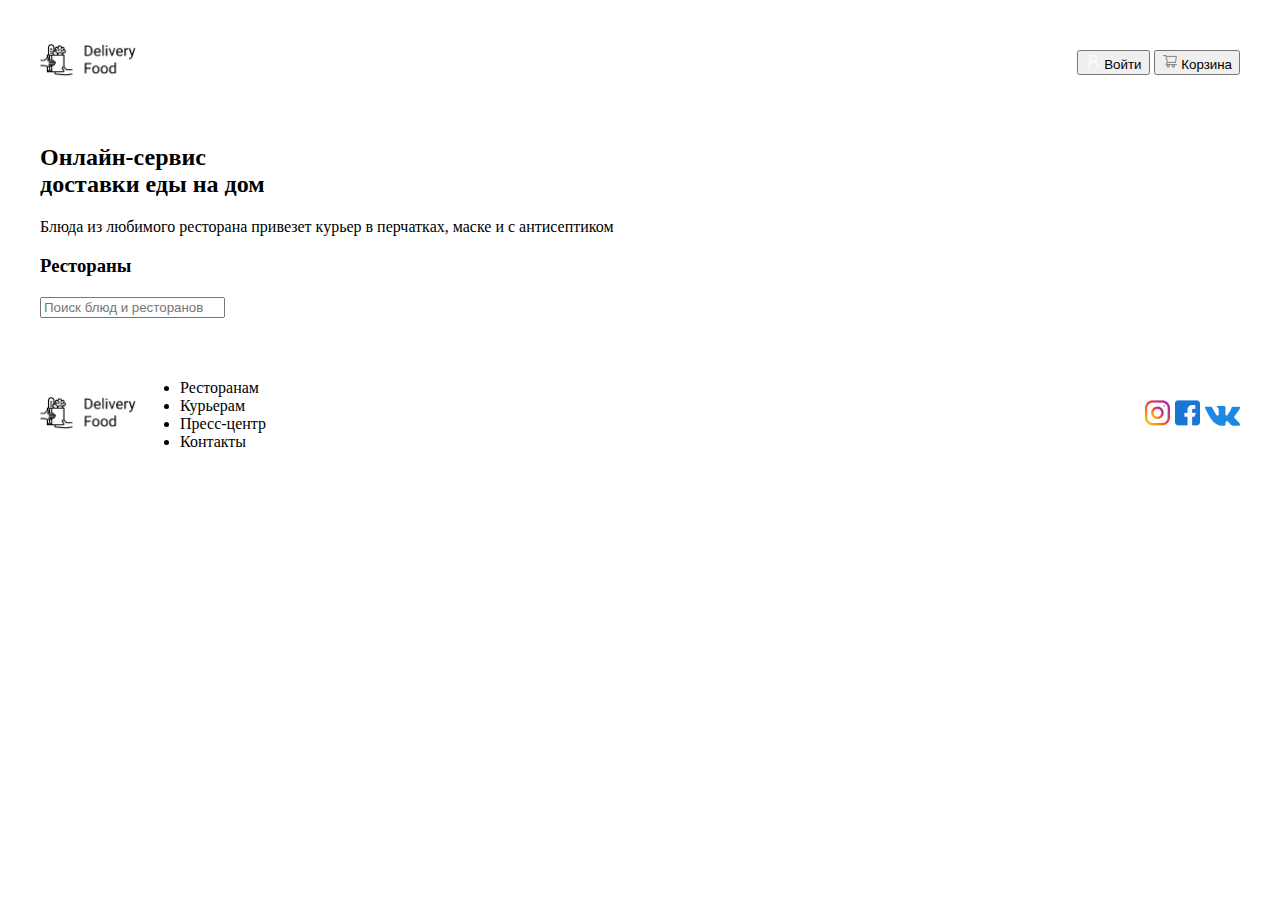
<file: index.html>
<!DOCTYPE html>
<html lang="ru">
  <head>
    <meta charset="UTF-8" />
    <meta name="viewport" content="width=h1, initial-scale=1.0" />
		<link rel="preconnect" href="https://fonts.googleapis.com">
		<link rel="preconnect" href="https://fonts.gstatic.com" crossorigin>
		<link href="https://fonts.googleapis.com/css2?family=Roboto:ital,wght@0,100..900;1,100..900&display=swap" rel="stylesheet">
    <link rel="stylesheet" href="style.css" />
    <title>Delivery Food</title>
  </head>
  <body>
    <div class="page-wrapper">
      <header class="header">
        <div class="container">
          <div class="header-box">
            <div class="header-logo logo">
              <img src="./images/logo.png" alt="logo" />
            </div>
            <div class="header-controls">
              <button class="btn btn-primary">
                <img src="./images/icons/user.png" alt="user" />
                Войти
              </button>
              <button class="btn btn-outline">
                <img
                  src="./images/icons/shopping-cart.png"
                  alt="shopping-cart"
                />
                Корзина
              </button>
            </div>
          </div>
        </div>
      </header>
      <main class="main">
        <div class="container">
					<section class="banner">
						<div class="banner-item">
							<h2 class="banner-item--title">
								Онлайн-сервис <br> доставки еды на дом
							</h2>
							<p class="banner-item--subtitle">
								Блюда из любимого ресторана привезет курьер в перчатках, маске и с антисептиком
							</p>
						</div>
					</section>
					<section class="products">
						<div class="products-header">
							<h3 class="products-header--title">
								Рестораны
							<h3/>
							<input 
								type="text" 
								class="products-header--search"
								placeholder="Поиск блюд и ресторанов"
							>
						</div>
					</section>
				</div>
      </main>
      <footer class="footer">
        <div class="container">
          <div class="footer-box">
            <div class="footer-logo logo">
              <img src="./images/logo.png" alt="logo" />
            </div>
            <div class="footer-nav">
							<ul>
								<li>Ресторанам </li>
								<li>Курьерам</li>
								<li>Пресс-центр</li>
								<li>Контакты</li>
							</ul>
						</div>
            <div class="footer-social">
							<img src="./images/social/INST.png" alt="INST">
							<img src="./images/social/FB.png" alt="FB">
							<img src="./images/social/VK.png" alt="VK">
						</div>
          </div>
        </div>
      </footer>
    </div>
  </body>
</html>
</file>
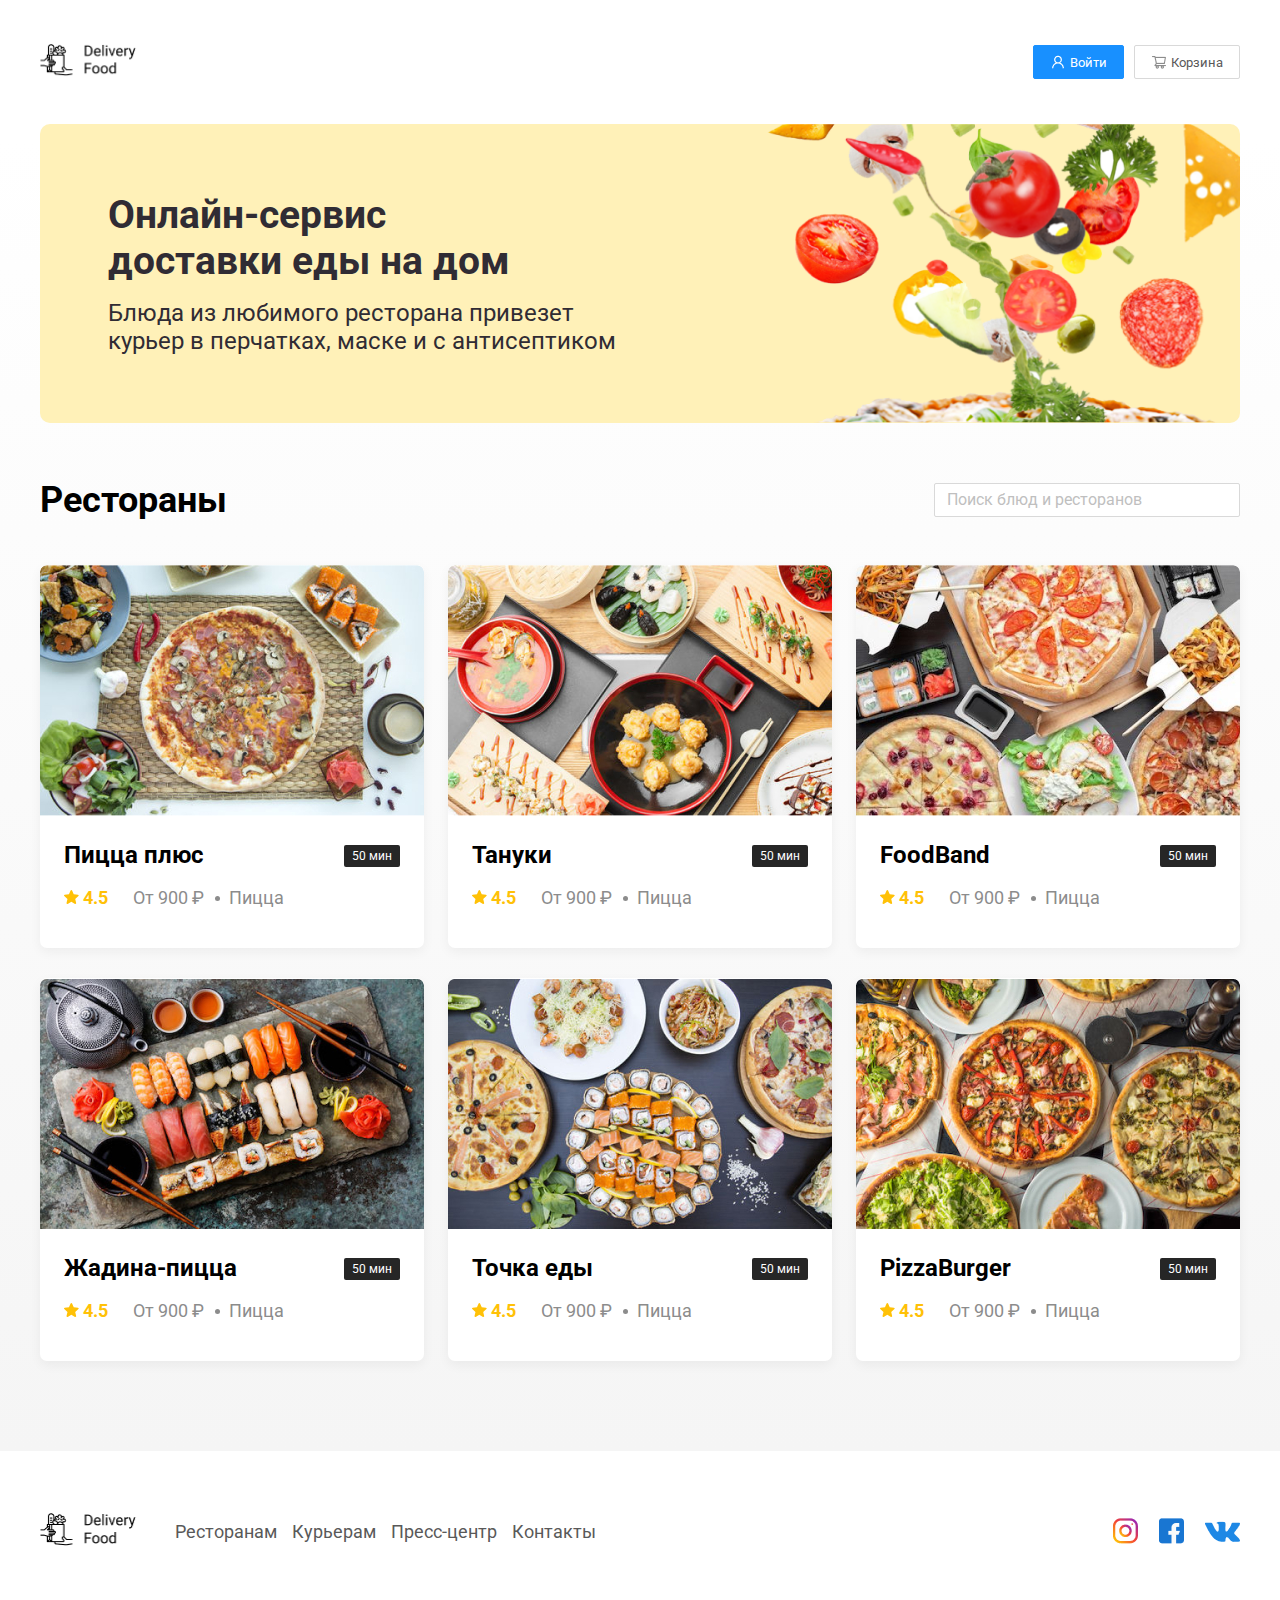
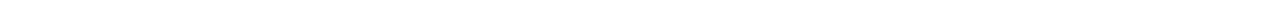
<file: images/icons/index.html>
<!DOCTYPE html>
<html lang="ru">
  <head>
    <meta charset="UTF-8" />
    <meta name="viewport" content="width=h1, initial-scale=1.0" />
		<link rel="preconnect" href="https://fonts.googleapis.com">
		<link rel="preconnect" href="https://fonts.gstatic.com" crossorigin>
		<link href="https://fonts.googleapis.com/css2?family=Roboto:ital,wght@0,100..900;1,100..900&display=swap" rel="stylesheet">
    <link rel="stylesheet" href="style.css" />
    <title>Delivery Food</title>
  </head>
  <body>
    <div class="page-wrapper">
      <header class="header">
        <div class="container">
          <div class="header-box">
            <a class="header-logo logo" href="./index.html">
              <img src="./images/logo.png" alt="logo" />
						</a>
            <div class="header-controls">
              <button class="btn btn-primary">
                <img src="./images/icons/user.png" alt="user" />
                Войти
              </button>
              <button class="btn btn-outline">
                <img
                  src="./images/icons/shopping-cart.png"
                  alt="shopping-cart"
                />
                Корзина
              </button>
            </div>
          </div>
        </div>
      </header>
      <main class="main">
        <div class="container">
					<section class="banner">
						<div class="banner-item">
							<h2 class="banner-item--title">
								Онлайн-сервис <br> доставки еды на дом
							</h2>
							<p class="banner-item--subtitle">
								Блюда из любимого ресторана привезет курьер в перчатках, маске и с антисептиком
							</p>
						</div>
					</section>
					<section class="products">
						<div class="products-header">
							<h3 class="products-header--title">
								Рестораны
							</h3>
							<input 
								type="text" 
								class="products-header--search"
								placeholder="Поиск блюд и ресторанов"
							>
						</div>
						<div class="products-wrapper">
							<a class="products-card" href="./goods.html">
								<div class="products-card__image">
									<img src="./images/rests/rest-1.jpg" alt="rest-1">
								</div>
								<div class="products-card__description">
									<div class="products-card__description-row">
										<h4 class="products-card__description--title">Пицца плюс</h4>
										<div class="products-card__description--badge">50 мин</div>
									</div>

									<div class="products-card__description-row">
										<div class="products-card__description-info">
											<div class="products-card__description-info--raiting">
												<img src="./images/icons/star.svg" alt="star">
												4.5
											</div>
											<div class="products-card__description-info--price">От 900 ₽</div>
											<div class="products-card__description-info--group">Пицца</div>
										</div>
									</div>
								</div>
							</a>

							<a class="products-card" href="./goods.html">
								<div class="products-card__image">
									<img src="./images/rests/rest-2.jpg" alt="rest-2">
								</div>
								<div class="products-card__description">
									<div class="products-card__description-row">
										<h4 class="products-card__description--title">Тануки</h4>
										<div class="products-card__description--badge">50 мин</div>
									</div>

									<div class="products-card__description-row">
										<div class="products-card__description-info">
											<div class="products-card__description-info--raiting">
												<img src="./images/icons/star.svg" alt="star">
												4.5
											</div>
											<div class="products-card__description-info--price">От 900 ₽</div>
											<div class="products-card__description-info--group">Пицца</div>
										</div>
									</div>
								</div>
							</a>

							<a class="products-card" href="./goods.html">
								<div class="products-card__image">
									<img src="./images/rests/rest-3.jpg" alt="rest-3">
								</div>
								<div class="products-card__description">
									<div class="products-card__description-row">
										<h4 class="products-card__description--title">FoodBand</h4>
										<div class="products-card__description--badge">50 мин</div>
									</div>

									<div class="products-card__description-row">
										<div class="products-card__description-info">
											<div class="products-card__description-info--raiting">
												<img src="./images/icons/star.svg" alt="star">
												4.5
											</div>
											<div class="products-card__description-info--price">От 900 ₽</div>
											<div class="products-card__description-info--group">Пицца</div>
										</div>
									</div>
								</div>
							</a>

							<a class="products-card" href="./goods.html">
								<div class="products-card__image">
									<img src="./images/rests/rest-4.jpg" alt="rest-4">
								</div>
								<div class="products-card__description">
									<div class="products-card__description-row">
										<h4 class="products-card__description--title">Жадина-пицца</h4>
										<div class="products-card__description--badge">50 мин</div>
									</div>

									<div class="products-card__description-row">
										<div class="products-card__description-info">
											<div class="products-card__description-info--raiting">
												<img src="./images/icons/star.svg" alt="star">
												4.5
											</div>
											<div class="products-card__description-info--price">От 900 ₽</div>
											<div class="products-card__description-info--group">Пицца</div>
										</div>
									</div>
								</div>
							</a>

							<a class="products-card" href="./goods.html">
								<div class="products-card__image">
									<img src="./images/rests/rest-5.jpg" alt="rest-5">
								</div>
								<div class="products-card__description">
									<div class="products-card__description-row">
										<h4 class="products-card__description--title">Точка еды</h4>
										<div class="products-card__description--badge">50 мин</div>
									</div>

									<div class="products-card__description-row">
										<div class="products-card__description-info">
											<div class="products-card__description-info--raiting">
												<img src="./images/icons/star.svg" alt="star">
												4.5
											</div>
											<div class="products-card__description-info--price">От 900 ₽</div>
											<div class="products-card__description-info--group">Пицца</div>
										</div>
									</div>
								</div>
							</a>

							<a class="products-card" href="./goods.html">
								<div class="products-card__image">
									<img src="./images/rests/rest-6.jpg" alt="rest-6">
								</div>
								<div class="products-card__description">
									<div class="products-card__description-row">
										<h4 class="products-card__description--title">PizzaBurger</h4>
										<div class="products-card__description--badge">50 мин</div>
									</div>

									<div class="products-card__description-row">
										<div class="products-card__description-info">
											<div class="products-card__description-info--raiting">
												<img src="./images/icons/star.svg" alt="star">
												4.5
											</div>
											<div class="products-card__description-info--price">От 900 ₽</div>
											<div class="products-card__description-info--group">Пицца</div>
										</div>
									</div>
								</div>
							</a>

						</div>
					</section>
				</div>
      </main>

			<div class="cart-modal__overlay">
				<div class="cart-modal">
					<div class="cart-modal__header">
						<h2 class="cart-modal__header--title">Корзина</h2>
						<span class="cart-modal__header--close">
							<img src="./images/icons/close.svg" alt="close">
						</span>
					</div>
					<div class="cart-modal__body">
						<div class="cart-item">
							<p class="cart-item__title">Ролл угорь стандарт</p>
							<div class="cart-item__controls">
								<div class="cart-item__controls--price">250 ₽</div>
								<button class="btn btn-outline">-</button>
								<div class="cart-item__controls--count">1</div>
								<button class="btn btn-outline">+</button>
							</div>
						</div>

						<div class="cart-item">
							<p class="cart-item__title">Ролл угорь стандарт</p>
							<div class="cart-item__controls">
								<div class="cart-item__controls--price">250 ₽</div>
								<button class="btn btn-outline">-</button>
								<div class="cart-item__controls--count">1</div>
								<button class="btn btn-outline">+</button>
							</div>
						</div>

						<div class="cart-item">
							<p class="cart-item__title">Ролл угорь стандарт</p>
							<div class="cart-item__controls">
								<div class="cart-item__controls--price">250 ₽</div>
								<button class="btn btn-outline">-</button>
								<div class="cart-item__controls--count">1</div>
								<button class="btn btn-outline">+</button>
							</div>
						</div>

						<div class="cart-item">
							<p class="cart-item__title">Ролл угорь стандарт</p>
							<div class="cart-item__controls">
								<div class="cart-item__controls--price">250 ₽</div>
								<button class="btn btn-outline">-</button>
								<div class="cart-item__controls--count">1</div>
								<button class="btn btn-outline">+</button>
							</div>
						</div>

						<div class="cart-item">
							<p class="cart-item__title">Ролл угорь стандарт</p>
							<div class="cart-item__controls">
								<div class="cart-item__controls--price">250 ₽</div>
								<button class="btn btn-outline">-</button>
								<div class="cart-item__controls--count">1</div>
								<button class="btn btn-outline">+</button>
							</div>
						</div>
					</div>
					<div class="cart-modal__footer">
						<div class="cart-modal__footer--price">
							1250 ₽
						</div>
						<div class="cart-modal__footer--controls">
							<button class="btn btn-primary">
                Оформить заказ
              </button>
              <button class="btn btn-outline">
                Отмена
              </button>
						</div>
					</div>
				</div>
			</div>

      <footer class="footer">
        <div class="container">
          <div class="footer-box">
            <a class="footer-logo logo" href="./index.html">
              <img src="./images/logo.png" alt="logo" />
						</a>
            <div class="footer-nav">
							<ul>
								<li>Ресторанам </li>
								<li>Курьерам</li>
								<li>Пресс-центр</li>
								<li>Контакты</li>
							</ul>
						</div>
            <div class="footer-social">
							<img src="./images/social/INST.png" alt="INST">
							<img src="./images/social/FB.png" alt="FB">
							<img src="./images/social/VK.png" alt="VK">
						</div>
          </div>
        </div>
      </footer>
    </div>
  </body>
</html>
</file>
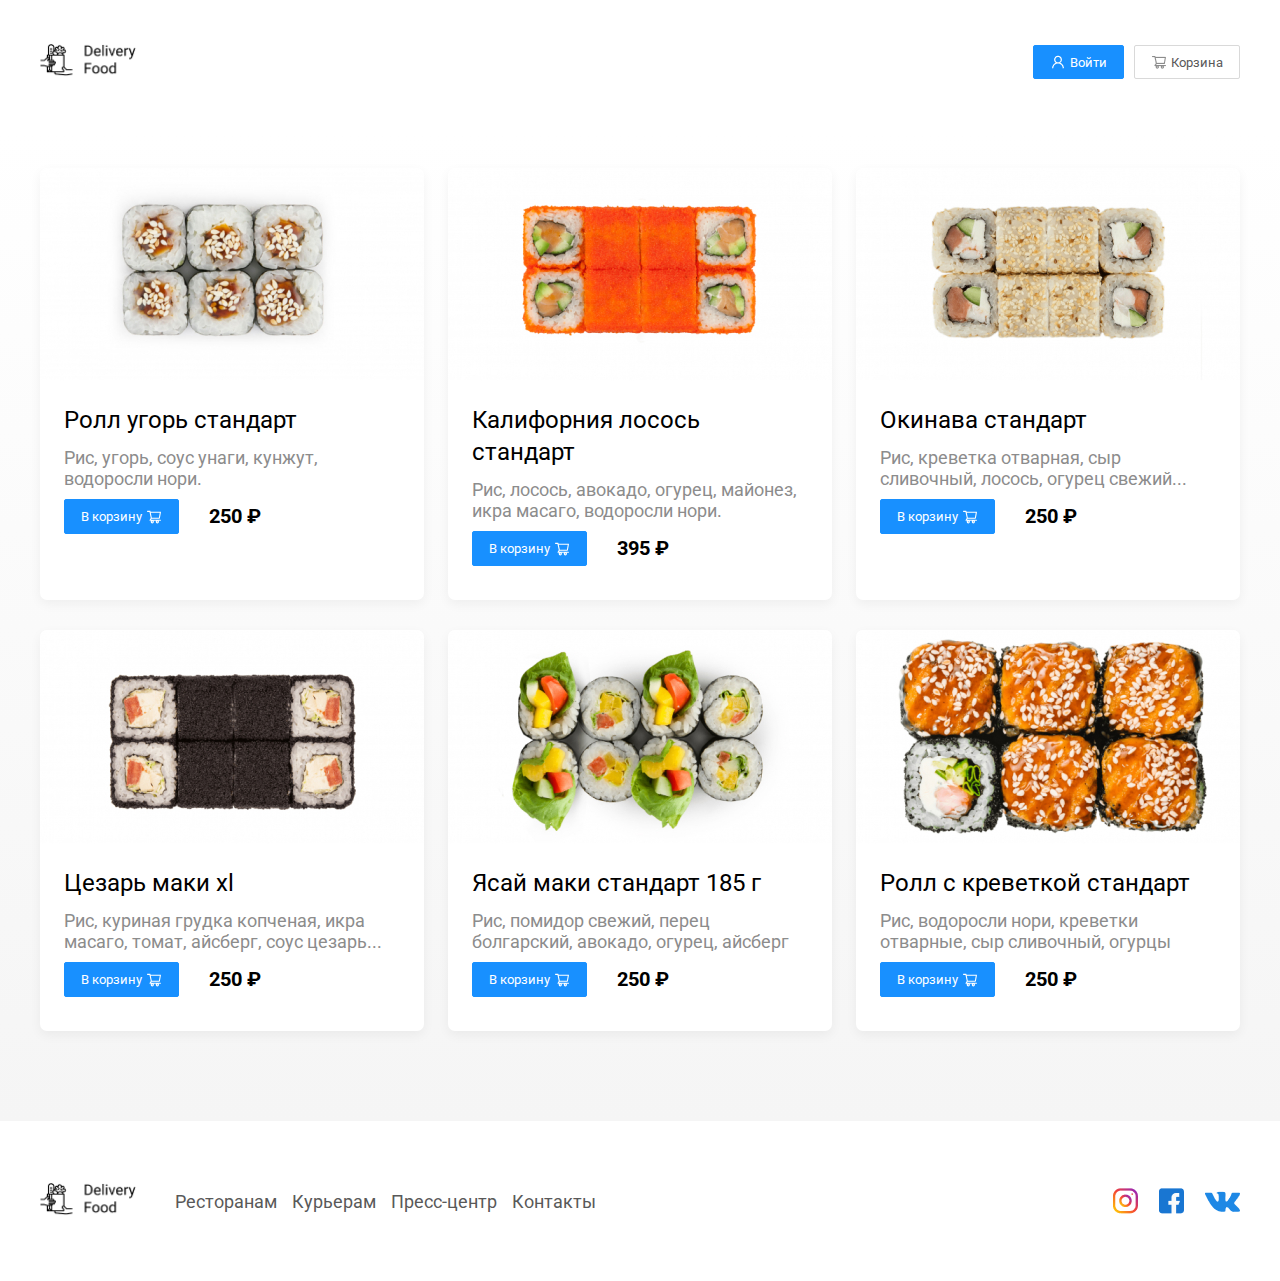
<file: images/icons/goods.html>
<!DOCTYPE html>
<html lang="ru">
  <head>
    <meta charset="UTF-8" />
    <meta name="viewport" content="width=h1, initial-scale=1.0" />
		<link rel="preconnect" href="https://fonts.googleapis.com">
		<link rel="preconnect" href="https://fonts.gstatic.com" crossorigin>
		<link href="https://fonts.googleapis.com/css2?family=Roboto:ital,wght@0,100..900;1,100..900&display=swap" rel="stylesheet">
    <link rel="stylesheet" href="style.css" />
    <title>Delivery Food</title>
  </head>
  <body>
    <div class="page-wrapper">
      <header class="header">
        <div class="container">
          <div class="header-box">
            <a class="header-logo logo" href="./index.html">
              <img src="./images/logo.png" alt="logo" />
						</a>
            <div class="header-controls">
              <button class="btn btn-primary">
                <img src="./images/icons/user.png" alt="user" />
                Войти
              </button>
              <button class="btn btn-outline">
                <img
                  src="./images/icons/shopping-cart.png"
                  alt="shopping-cart"
                />
                Корзина
              </button>
            </div>
          </div>
        </div>
      </header>
      <main class="main">
        <div class="container">
					
					<section class="products">
						<div class="products-wrapper">
							<div class="products-card">
								<div class="products-card__image">
									<img src="./images/goods/good-1.jpg" alt="good-1">
								</div>
								<div class="products-card__description">
									<div class="products-card__description-row">
										<h5 class="products-card__description--name">
											Ролл угорь стандарт
										</h5>
									</div>

									<div class="products-card__description-row">
										<p class="products-card__description--text">
											Рис, угорь, соус унаги, кунжут, водоросли нори.
										</p>
									</div>

									<div class="products-card__description-row">
										<div class="products-card__description-controls">
											<button class="btn btn-primary">
												В корзину
												<img src="./images/icons/shopping-cart-white.svg" alt="shopping-cart-white" />
											</button>
											<span class="products-card__description-controls--price">
												250 ₽
											</span>
										</div>
									</div>
								</div>
							</div>

							<div class="products-card">
								<div class="products-card__image">
									<img src="./images/goods/good-2.jpg" alt="good-2">
								</div>
								<div class="products-card__description">
									<div class="products-card__description-row">
										<h5 class="products-card__description--name">
											Калифорния лосось стандарт
										</h5>
									</div>

									<div class="products-card__description-row">
										<p class="products-card__description--text">
											Рис, лосось, авокадо, огурец, майонез, икра масаго, водоросли нори.
										</p>
									</div>

									<div class="products-card__description-row">
										<div class="products-card__description-controls">
											<button class="btn btn-primary">
												В корзину
												<img src="./images/icons/shopping-cart-white.svg" alt="shopping-cart-white" />
											</button>
											<span class="products-card__description-controls--price">
												395 ₽
											</span>
										</div>
									</div>
								</div>
							</div>

							<div class="products-card">
								<div class="products-card__image">
									<img src="./images/goods/good-3.jpg" alt="good-3">
								</div>
								<div class="products-card__description">
									<div class="products-card__description-row">
										<h5 class="products-card__description--name">
											Окинава стандарт
										</h5>
									</div>

									<div class="products-card__description-row">
										<p class="products-card__description--text">
											Рис, креветка отварная, сыр сливочный, лосось, огурец свежий...
										</p>
									</div>

									<div class="products-card__description-row">
										<div class="products-card__description-controls">
											<button class="btn btn-primary">
												В корзину
												<img src="./images/icons/shopping-cart-white.svg" alt="shopping-cart-white" />
											</button>
											<span class="products-card__description-controls--price">
												250 ₽
											</span>
										</div>
									</div>
								</div>
							</div>

							<div class="products-card">
								<div class="products-card__image">
									<img src="./images/goods/good-4.jpg" alt="good-4">
								</div>
								<div class="products-card__description">
									<div class="products-card__description-row">
										<h5 class="products-card__description--name">
											Цезарь маки хl
										</h5>
									</div>

									<div class="products-card__description-row">
										<p class="products-card__description--text">
											Рис, куриная грудка копченая, икра масаго, томат, айсберг, соус цезарь...
										</p>
									</div>

									<div class="products-card__description-row">
										<div class="products-card__description-controls">
											<button class="btn btn-primary">
												В корзину
												<img src="./images/icons/shopping-cart-white.svg" alt="shopping-cart-white" />
											</button>
											<span class="products-card__description-controls--price">
												250 ₽
											</span>
										</div>
									</div>
								</div>
							</div>

							<div class="products-card">
								<div class="products-card__image">
									<img src="./images/goods/good-5.jpg" alt="good-5">
								</div>
								<div class="products-card__description">
									<div class="products-card__description-row">
										<h5 class="products-card__description--name">
											Ясай маки стандарт 185 г
										</h5>
									</div>

									<div class="products-card__description-row">
										<p class="products-card__description--text">
											Рис, помидор свежий, перец болгарский, авокадо, огурец, айсберг
										</p>
									</div>

									<div class="products-card__description-row">
										<div class="products-card__description-controls">
											<button class="btn btn-primary">
												В корзину
												<img src="./images/icons/shopping-cart-white.svg" alt="shopping-cart-white" />
											</button>
											<span class="products-card__description-controls--price">
												250 ₽
											</span>
										</div>
									</div>
								</div>
							</div>

							<div class="products-card">
								<div class="products-card__image">
									<img src="./images/goods/good-6.jpg" alt="good-6">
								</div>
								<div class="products-card__description">
									<div class="products-card__description-row">
										<h5 class="products-card__description--name">
											Ролл с креветкой стандарт
										</h5>
									</div>

									<div class="products-card__description-row">
										<p class="products-card__description--text">
											Рис, водоросли нори, креветки отварные, сыр сливочный, огурцы
										</p>
									</div>

									<div class="products-card__description-row">
										<div class="products-card__description-controls">
											<button class="btn btn-primary">
												В корзину
												<img src="./images/icons/shopping-cart-white.svg" alt="shopping-cart-white" />
											</button>
											<span class="products-card__description-controls--price">
												250 ₽
											</span>
										</div>
									</div>
								</div>
							</div>

						</div>
					</section>
				</div>
      </main>
      <footer class="footer">
        <div class="container">
          <div class="footer-box">
            <a class="footer-logo logo" href="./index.html">
              <img src="./images/logo.png" alt="logo" />
						</a>
            <div class="footer-nav">
							<ul>
								<li>Ресторанам </li>
								<li>Курьерам</li>
								<li>Пресс-центр</li>
								<li>Контакты</li>
							</ul>
						</div>
            <div class="footer-social">
							<img src="./images/social/INST.png" alt="INST">
							<img src="./images/social/FB.png" alt="FB">
							<img src="./images/social/VK.png" alt="VK">
						</div>
          </div>
        </div>
      </footer>
    </div>
  </body>
</html>
</file>
<file: style.css>
* {
	box-sizing: border-box;
}

body {
	margin: 0;
	padding: 0;
}

.container {
	height: 100%;
	max-width: 1200px;
	margin: 0 auto;
}

.logo {
	max-width: 100px;
}

.logo img {
	width: 100%;
}

header {
	height: 124px;
}

.header-box {
	height: 100%;
	display: flex;
	align-items: center;
	justify-content: space-between;
}

footer {
	height: 156px;
}

.footer-box {
	height: 100%;
	display: flex;
	align-items: center;
	justify-content: space-between;
}

.footer-nav {
	flex-grow: 1;
}
</file>
<file: images/icons/style.css>
* {
	box-sizing: border-box;
	font-family: "Roboto", sans-serif;
	font-style: normal;
	line-height: normal;
}

body {
	margin: 0;
	padding: 0;
}

.page-wrapper {
	min-height: 100vh;
	display: flex;
	flex-direction: column;
}

.container {
	width: 100%;
	height: 100%;
	max-width: 1200px;
	margin: 0 auto;
}

/* btn btn-primary btn-outline */

.btn {
	display: flex;
	align-items: center;
	padding: 8px 16px;
	gap: 4px;
	outline: none;
	cursor: pointer;
}

.btn-primary {
	border-radius: 2px;
	background-color: #1890FF;
	border: 1px solid #1890FF;
	color: #fff;
}

.btn-outline {
	border: 1px solid #D9D9D9;
	border-radius: 2px;
	color: #595959;
	background-color: #fff;
	box-shadow: 0px 0px 2px 0px rgba(0, 0, 0, 0.00);
}

.logo {
	max-width: 100px;
}

.logo img {
	width: 100%;
}

header {
	display: flex;
	align-items: center;
	min-height: 124px;
}

.header-box {
	height: 100%;
	display: flex;
	align-items: center;
	justify-content: space-between;
}

.header-controls {
	display: flex;
	align-items: center;
	justify-content: flex-end;
	gap: 10px;
}

main {
	flex-grow: 1;
	background: linear-gradient(180deg, rgba(245, 245, 245, 0) 1.04%, #f5f5f5 100%);
}

.banner {
	margin-bottom: 56px;
}

.banner-item {
	background-image: url('./images/banners/banner_image.png');
	background-color: #fff1b8;
	background-repeat: no-repeat;
	background-size: contain;
	background-position: center right;
	padding: 68px;
	border-radius: 10px;
}

.banner-item--title {
	font-weight: 700;
	font-size: 39px;
	color: #302c34;
	max-width: 50%;
	margin-top: 0;
	margin-bottom: 15px;
}

.banner-item--subtitle {
	font-weight: 400;
	font-size: 24px;
	color: #302c34;
	max-width: 50%;
	margin: 0;
}

.products-header {
	display: flex;
	align-items: center;
	justify-content: space-between;
	flex-wrap: wrap;
	gap: 24px;
}

.products-header--title {
	font-weight: 700;
	font-size: 36px;
	margin: 0;
}

.products-header--search {
	min-width: 306px;
	height: 34px;
	flex-shrink: 0;
	border: 1px solid #D9D9D9;
	border-radius: 2px;
	background-color: #fff;
	padding: 5px 12px;
}

.products-header--search:focus {
	outline: none;
	border: 1px solid #D9D9D9;
}

.products-header--search::placeholder {
	font-weight: 400;
	font-size: 16px;
	line-height: 150%;
	color: #BFBFBF;
}

.products-wrapper {
	margin-top: 44px;
	margin-bottom: 90px;
	display: flex;
	flex-wrap: wrap;
	row-gap: 30px;
	column-gap: 24px;
}

.products-card {
	width: calc((100% - 48px) / 3);
	border-radius: 7px;
	background-color: #fff;
	box-shadow: 0 4px 12px 0 rgba(0, 0, 0, 0.05);
	overflow: hidden;
	text-decoration: none;
}

.products-card__image {
	width: 100%;
}

.products-card__image img {
	width: 100%;
}

.products-card__description {
	padding: 20px 24px 34px 24px;
}

.products-card__description-row {
	display: flex;
	align-items: center;
	justify-content: space-between;
}

.products-card__description-row:not(:last-child) {
	margin-bottom: 10px;
}

.products-card__description--title {
	font-weight: 700;
	font-size: 24px;
	line-height: 133%;
	color: #000;
	margin: 0;
}

.products-card__description--badge {
	border-radius: 2px;
	padding: 1px 8px;
	width: 56px;
	height: 22px;
	background-color: #262626;
	font-weight: 400;
	font-size: 12px;
	line-height: 167%;
	color: #fff;
}

.products-card__description-info {
	display: flex;
	align-items: center;
	justify-content: flex-start;
	flex-wrap: wrap;
	gap: 25px;
}

.products-card__description-info--raiting {
	font-weight: 700;
	font-size: 18px;
	line-height: 178%;
	color: #ffc107;
}

.products-card__description-info--price,
.products-card__description-info--group {
	font-weight: 400;
	font-size: 18px;
	line-height: 178%;
	color: #8C8C8C;
	position: relative;
}

.products-card__description-info--group::before {
	content: '';
	display: block;
	width: 5px;
	height: 5px;
	border-radius: 50%;
	background-color: #8C8C8C;
	position: absolute;
	left: -14px;
	top: 14px;
}

.products-card__description--name {
	font-weight: 400;
	font-size: 24px;
	line-height: 133%;
	color: #000;
	margin: 0;
}

.products-card__description--text {
	font-weight: 400;
	font-size: 18px;
	color: #8C8C8C;
	margin: 0;
}

.products-card__description-controls {
	display: flex;
	align-items: center;
	justify-content: flex-start;
	flex-wrap: wrap;
	row-gap: 10px;
	column-gap: 30px;
}

.products-card__description-controls--price {
	font-weight: 700;
	font-size: 20px;
	line-height: 160%;
}

.cart-modal__overlay {
	display: none;
	position: fixed;
	top: 0;
	right: 0;
	bottom: 0;
	left: 0;
	background: rgba(0, 0, 0, 0.4);
	align-items: center;
	justify-content: center;
}

.cart-modal__overlay.open {
	display: flex;
}

.cart-modal {
	width: 100%;
	max-width: 780px;
	padding: 40px 45px;
	background-color: #fff;
	border-radius: 5px;
}

.cart-modal__header {
	display: flex;
	align-items: center;
	justify-content: space-between;
	margin-bottom: 48px;
}

.cart-modal__header--title {
	font-weight: 700;
	font-size: 36px;
	color: #000;
	margin: 0;
}

.cart-modal__header--close {
	cursor: pointer;
}

.cart-modal__footer {
	display: flex;
	align-items: center;
	justify-content: space-between;
	flex-wrap: wrap;
	gap: 10px;
	margin-top: 50px;
}

.cart-modal__footer--price {
	border-radius: 5px;
	padding: 15px 20px;
	background-color: #262626;
	font-weight: 700;
	font-size: 20px;
	color: #FAFAFA;
}

.cart-modal__footer--controls {
	display: flex;
	align-items: center;
	gap: 10px;
}

.cart-item {
	display: flex;
	align-items: center;
	justify-content: space-between;
	flex-wrap: wrap;
	gap: 10px;
}

.cart-item:not(:last-child) {
	padding-bottom: 10px;
	margin-bottom: 10px;
	border-bottom: 1px solid #D9D9D9;
}

.cart-item__title {
	font-weight: 400;
	font-size: 18px;
	line-height: 178%;
	color: #000;
	margin: 0;
}

.cart-item__controls {
	display: flex;
	align-items: center;
	flex-wrap: wrap;
}

.cart-item__controls--price {
	font-weight: 700;
	font-size: 20px;
	line-height: 160%;
	color: #000;
	margin-right: 47px;
}

.cart-item__controls button {
	border: 1px solid #40A9FF;
	font-weight: 400;
	font-size: 14px;
	line-height: 157%;
	text-align: center;
	color: #1890FF;
}

.cart-item__controls--count {
	margin: 0 15px;
	font-weight: 400;
	font-size: 16px;
	line-height: 150%;
	text-align: center;
	color: #000;
}

footer {
	display: flex;
	align-items: center;
	min-height: 156px;
	padding: 60px 0;
}

.footer-box {
	height: 100%;
	display: flex;
	align-items: center;
	justify-content: space-between;
	gap: 35px;
	flex-wrap: wrap;
}

.footer-nav {
	flex-grow: 1;
}

.footer-nav ul {
	display: flex;
	align-items: center;
	gap: 15px;
	flex-wrap: wrap;
	list-style: none;
	margin: 0;
	padding: 0;
}

.footer-nav ul li {
	color: #595959;
	font-weight: 400;
	font-size: 18px;
}

.footer-social {
	display: flex;
	align-items: center;
	justify-content: flex-end;
	gap: 20px;
}

@media (max-width: 991px) {
	.banner-item {
		background-image: none;
	}
	.banner-item--title {
		max-width: 100%;
	}
	.banner-item--subtitle {
		max-width: 100%;
	}
	.products-card {
		width: calc((100% - 24px) / 2);
	}
}

@media (max-width: 768px) {
	.products-card {
		width: 100%;
	}
}
</file>
